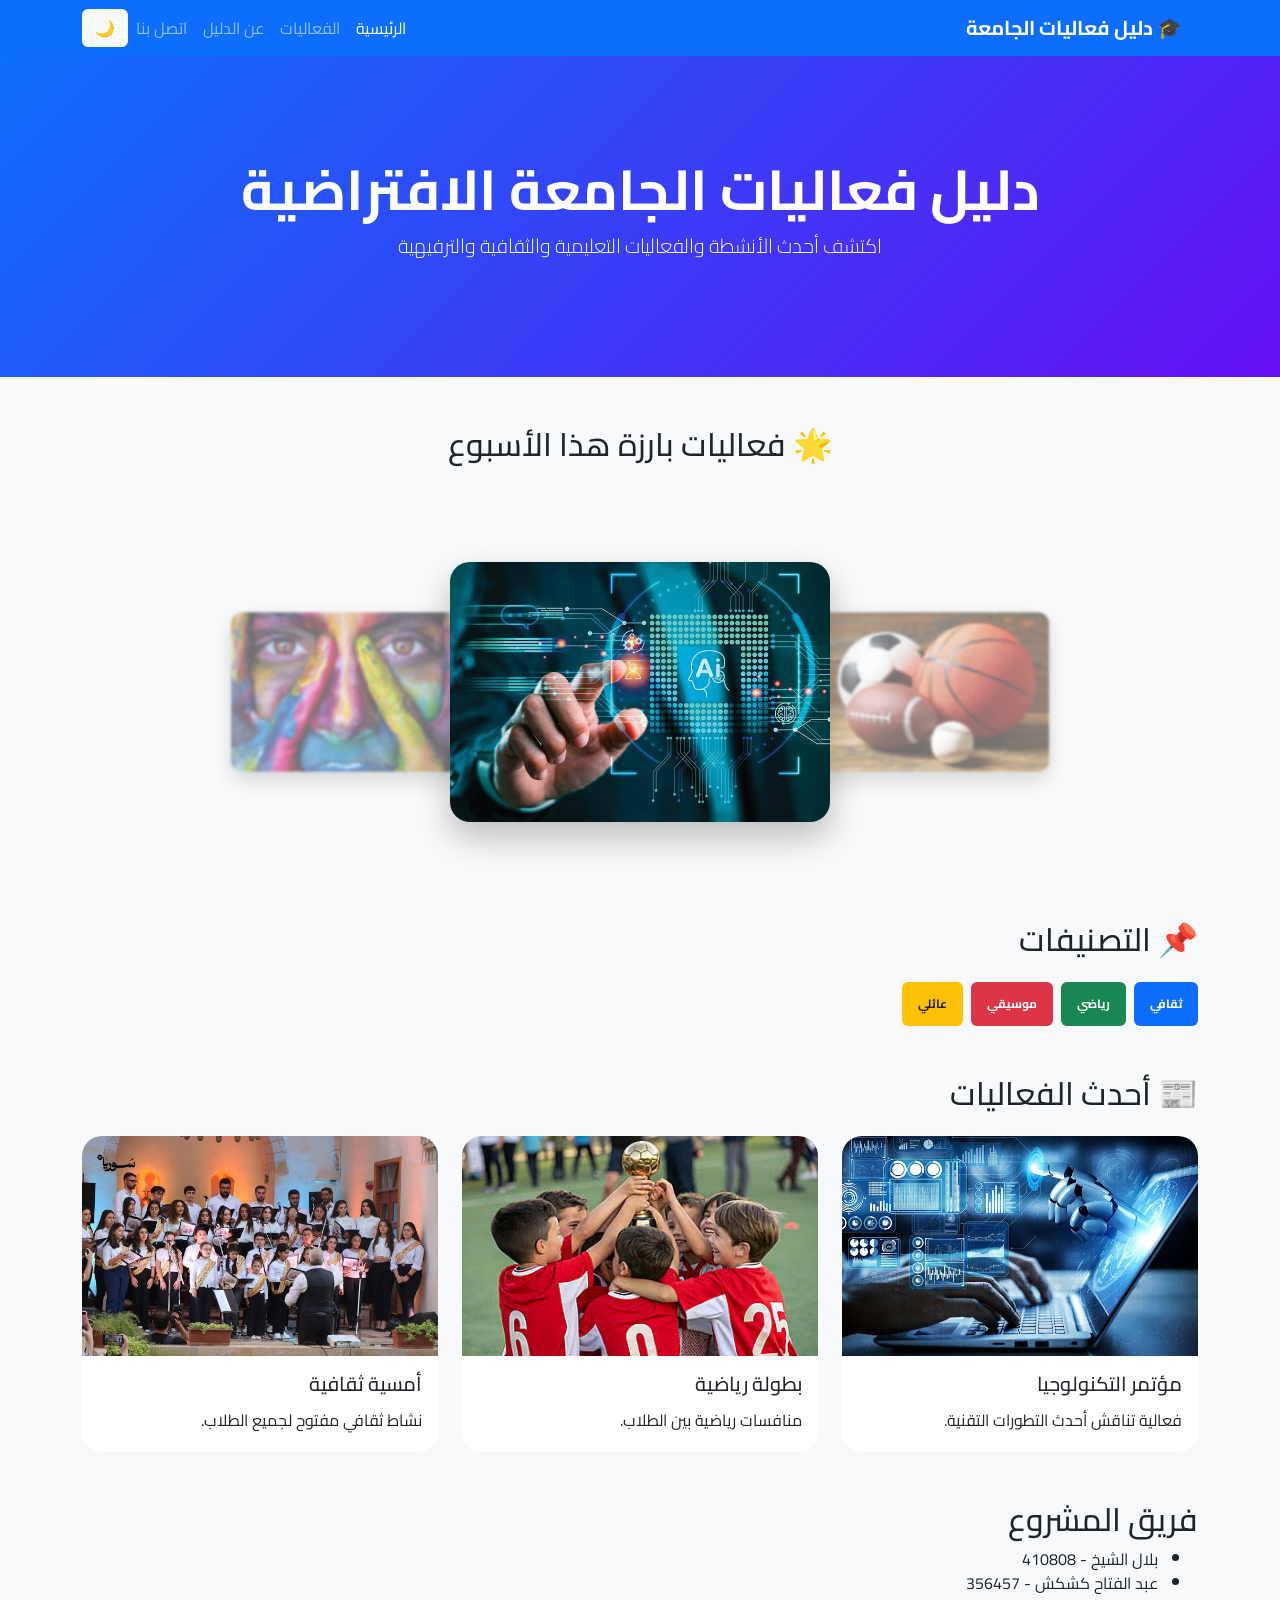
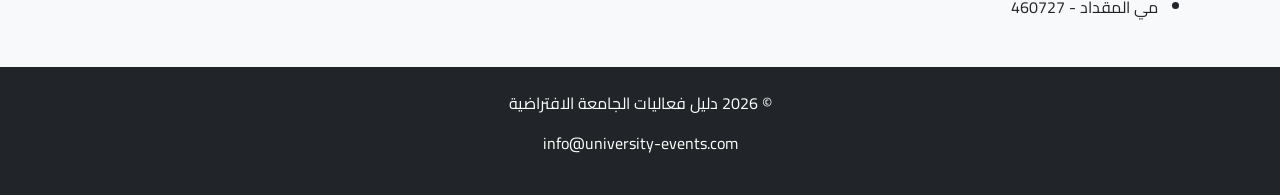
<file: index.html>
<!DOCTYPE html>
<html lang="ar" dir="rtl">

<head>
    <meta charset="UTF-8">
    <meta name="viewport" content="width=device-width, initial-scale=1.0">
    <title>دليل فعاليات الجامعة الافتراضية</title>
    <link href="https://cdn.jsdelivr.net/npm/bootstrap@5.3.8/dist/css/bootstrap.min.css" rel="stylesheet">
    <link href="https://fonts.googleapis.com/css2?family=Cairo:wght@300;400;600;700&display=swap" rel="stylesheet">
    <link rel="stylesheet" href="https://cdn.jsdelivr.net/npm/swiper@11/swiper-bundle.min.css"/>
    <link rel="stylesheet" href="assets/css/styles.css">
</head>

<body>
    <div id="loader">

        <div class="loader-content">

            🎓 دليل فعاليات الجامعة

            <div class="spinner"></div>

            <p>
                جاري تحميل الموقع...
            </p>

        </div>

    </div>

    <nav class="navbar navbar-expand-lg navbar-dark bg-primary">
        <div class="container">

            <a class="navbar-brand fw-bold" href="index.html">
                🎓 دليل فعاليات الجامعة
            </a>

            <button class="navbar-toggler" data-bs-toggle="collapse"
                data-bs-target="#navbarNav">
                <span class="navbar-toggler-icon"></span>
            </button>

            <div class="collapse navbar-collapse" id="navbarNav">

                <ul class="navbar-nav me-auto">

                    <li class="nav-item">
                        <a class="nav-link active" href="index.html">الرئيسية</a>
                    </li>

                    <li class="nav-item">
                        <a class="nav-link" href="events.html">الفعاليات</a>
                    </li>

                    <li class="nav-item">
                        <a class="nav-link" href="about.html">عن الدليل</a>
                    </li>

                    <li class="nav-item">
                        <a class="nav-link" href="contact.html">اتصل بنا</a>
                    </li>

                </ul>

            </div>
        <button id="themeToggle"
        class="btn btn-light">
    🌙
</button>
        </div>
    </nav>

    <!-- Hero -->

    <header class="hero text-center text-white">

        <div class="container">

            <h1 class="display-4 fw-bold">
                دليل فعاليات الجامعة الافتراضية
            </h1>

            <p class="lead">
                اكتشف أحدث الأنشطة والفعاليات التعليمية والثقافية والترفيهية
            </p>

        </div>

    </header>


    <section class="container my-5">

        <h2 class="text-center mb-5">
            🌟 فعاليات بارزة هذا الأسبوع
        </h2>

        <div class="swiper mySwiper">

            <div class="swiper-wrapper">

                <div class="swiper-slide">
                    <img src="assets/img/tech.jpg" alt="">
                </div>

                <div class="swiper-slide">
                    <img src="assets/img/art.jpg" alt="">
                </div>

                <div class="swiper-slide">
                    <img src="assets/img/sport.jpg" alt="">
                </div>

            </div>

        </div>

    </section>



    <section class="container my-5">

        <h2 class="mb-4">📌 التصنيفات</h2>

        <div class="d-flex gap-2 flex-wrap">

            <span class="badge bg-primary p-3">ثقافي</span>
            <span class="badge bg-success p-3">رياضي</span>
            <span class="badge bg-danger p-3">موسيقي</span>
            <span class="badge bg-warning text-dark p-3">عائلي</span>

        </div>

    </section>

    <!-- Latest Events -->

    <section class="container my-5">

        <h2 class="mb-4">📰 أحدث الفعاليات</h2>

        <div class="row g-4">

            <div class="col-md-4">

                <div class="card h-100">

                    <img src="assets/img/3.jpg"
                     class="img-fluid">

                    <div class="card-body">

                        <h5 class="card-title">
                            مؤتمر التكنولوجيا
                        </h5>

                        <p class="card-text">
                            فعالية تناقش أحدث التطورات التقنية.
                        </p>

                    </div>

                </div>

            </div>

            <div class="col-md-4">

                <div class="card h-100">

                    <img src="assets/img/6.jpg"
                     class="img-fluid">

                    <div class="card-body">

                        <h5 class="card-title">
                            بطولة رياضية
                        </h5>

                        <p class="card-text">
                            منافسات رياضية بين الطلاب.
                        </p>

                    </div>

                </div>

            </div>

            <div class="col-md-4">

                <div class="card h-100">

                    <img src="assets/img/13.jpg"
                     class="img-fluid">

                    <div class="card-body">

                        <h5 class="card-title">
                            أمسية ثقافية
                        </h5>

                        <p class="card-text">
                            نشاط ثقافي مفتوح لجميع الطلاب.
                        </p>

                    </div>

                </div>

            </div>

        </div>

    </section>

    <!-- Team -->

    <section class="container my-5">

        <h2>فريق المشروع</h2>

        <ul>
            <li>بلال الشيخ  - 410808</li>
            <li>عبد الفتاح كشكش - 356457</li>
            <li>مي المقداد - 460727 </li>
        </ul>

    </section>

    <!-- Footer -->

    <footer class="bg-dark text-white text-center p-4">

        <p>
            © 2026 دليل فعاليات الجامعة الافتراضية
        </p>

        <p>
            info@university-events.com
        </p>

    </footer>

    <script src="https://cdn.jsdelivr.net/npm/bootstrap@5.3.8/dist/js/bootstrap.bundle.min.js"></script>

    <script src="assets/js/main.js"></script>

    <script src="https://cdn.jsdelivr.net/npm/swiper@11/swiper-bundle.min.js"></script>

<script>
const swiper = new Swiper(".mySwiper", {

    effect: "coverflow",

    grabCursor: true,

    centeredSlides: true,

    slidesPerView: "auto",
    
    speed: 900,


    loop: true,

    autoplay:{
        delay:2000,
        disableOnInteraction:false,
            pauseOnMouseEnter: true,

    },

    coverflowEffect:{
        rotate:0,
        stretch:0,
        depth:180,
        modifier:2,
        slideShadows:false,
        scale:0.9,
    }

});
</script>

</body>

</html>
</file>
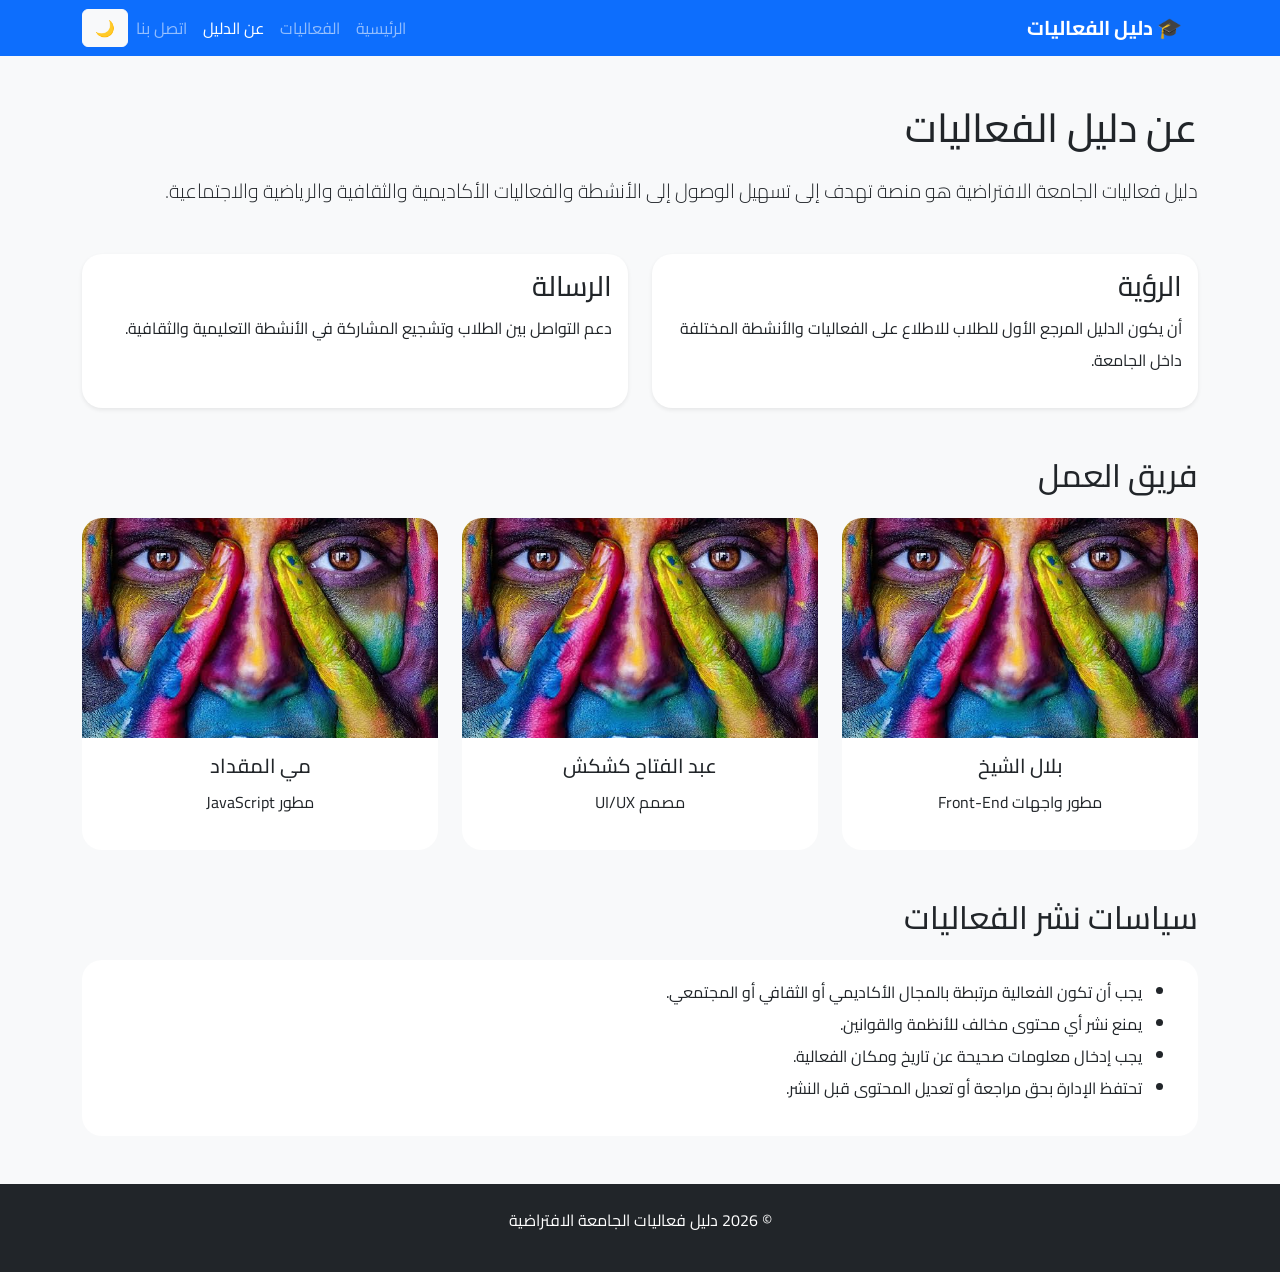
<file: about.html>
<!DOCTYPE html>
<html lang="ar" dir="rtl">

<head>

    <meta charset="UTF-8">
    <meta name="viewport" content="width=device-width, initial-scale=1.0">

    <title>عن الدليل</title>

    <link href="https://cdn.jsdelivr.net/npm/bootstrap@5.3.8/dist/css/bootstrap.min.css" rel="stylesheet">

    <link href="https://fonts.googleapis.com/css2?family=Cairo:wght@300;400;600;700&display=swap" rel="stylesheet">

    <link rel="stylesheet" href="assets/css/styles.css">

</head>

<body>
<div id="loader">

        <div class="loader-content">

            🎓 دليل فعاليات الجامعة

            <div class="spinner"></div>

            <p>
                جاري تحميل الموقع...
            </p>

        </div>

    </div>
<!-- Navbar -->

<nav class="navbar navbar-expand-lg navbar-dark bg-primary">

    <div class="container">

        <a class="navbar-brand fw-bold" href="index.html">
            🎓 دليل الفعاليات
        </a>

        <button class="navbar-toggler"
                data-bs-toggle="collapse"
                data-bs-target="#navMenu">

            <span class="navbar-toggler-icon"></span>

        </button>

        <div class="collapse navbar-collapse"
             id="navMenu">

            <ul class="navbar-nav me-auto">

                <li class="nav-item">
                    <a class="nav-link" href="index.html">
                        الرئيسية
                    </a>
                </li>

                <li class="nav-item">
                    <a class="nav-link" href="events.html">
                        الفعاليات
                    </a>
                </li>

                <li class="nav-item">
                    <a class="nav-link active" href="about.html">
                        عن الدليل
                    </a>
                </li>

                <li class="nav-item">
                    <a class="nav-link" href="contact.html">
                        اتصل بنا
                    </a>
                </li>

            </ul>

        </div>
    <button id="themeToggle"
    class="btn btn-light">
    🌙
</button>
        </div>

</nav>

<!-- About -->

<section class="container my-5">

    <h1 class="mb-4">
        عن دليل الفعاليات
    </h1>

    <p class="lead">

        دليل فعاليات الجامعة الافتراضية هو منصة تهدف
        إلى تسهيل الوصول إلى الأنشطة والفعاليات
        الأكاديمية والثقافية والرياضية والاجتماعية.

    </p>

</section>

<!-- Vision -->

<section class="container my-5">

    <div class="row">

        <div class="col-md-6">

            <div class="card h-100 shadow-sm">

                <div class="card-body">

                    <h3>
                        الرؤية
                    </h3>

                    <p>

                        أن يكون الدليل المرجع الأول
                        للطلاب للاطلاع على الفعاليات
                        والأنشطة المختلفة داخل الجامعة.

                    </p>

                </div>

            </div>

        </div>

        <div class="col-md-6">

            <div class="card h-100 shadow-sm">

                <div class="card-body">

                    <h3>
                        الرسالة
                    </h3>

                    <p>

                        دعم التواصل بين الطلاب
                        وتشجيع المشاركة في الأنشطة
                        التعليمية والثقافية.

                    </p>

                </div>

            </div>

        </div>

    </div>

</section>



<section class="container my-5">

    <h2 class="mb-4">
        فريق العمل
    </h2>

    <div class="row g-4">

        <div class="col-md-4">

            <div class="card text-center">

                <img src="assets/img/art.jpg"
                     class="img-fluid">

                <div class="card-body">

                    <h5>
                       بلال الشيخ
                    </h5>

                    <p>
                        مطور واجهات Front-End
                    </p>

                </div>

            </div>

        </div>

        <div class="col-md-4">

            <div class="card text-center">

                <img src="assets/img/art.jpg"
                     class="img-fluid">

                <div class="card-body">

                    <h5>
                       عبد الفتاح كشكش
                    </h5>

                    <p>
                        مصمم UI/UX
                    </p>

                </div>

            </div>

        </div>

        <div class="col-md-4">

            <div class="card text-center">

                <img src="assets/img/art.jpg"
                     class="img-fluid">

                <div class="card-body">

                    <h5>
                       مي المقداد
                    </h5>

                    <p>
                        مطور JavaScript
                    </p>

                </div>

            </div>

        </div>

    </div>

</section>



<section class="container my-5">

    <h2 class="mb-4">
        سياسات نشر الفعاليات
    </h2>

    <div class="card">

        <div class="card-body">

            <ul>

                <li>
                    يجب أن تكون الفعالية مرتبطة بالمجال الأكاديمي أو الثقافي أو المجتمعي.
                </li>

                <li>
                    يمنع نشر أي محتوى مخالف للأنظمة والقوانين.
                </li>

                <li>
                    يجب إدخال معلومات صحيحة عن تاريخ ومكان الفعالية.
                </li>

                <li>
                    تحتفظ الإدارة بحق مراجعة أو تعديل المحتوى قبل النشر.
                </li>

            </ul>

        </div>

    </div>

</section>


<footer class="bg-dark text-white text-center p-4">

    <p>
        © 2026 دليل فعاليات الجامعة الافتراضية
    </p>

</footer>

<script src="https://cdn.jsdelivr.net/npm/bootstrap@5.3.8/dist/js/bootstrap.bundle.min.js"></script>
<script src="assets/js/main.js"></script>
</body>
</html>
</file>
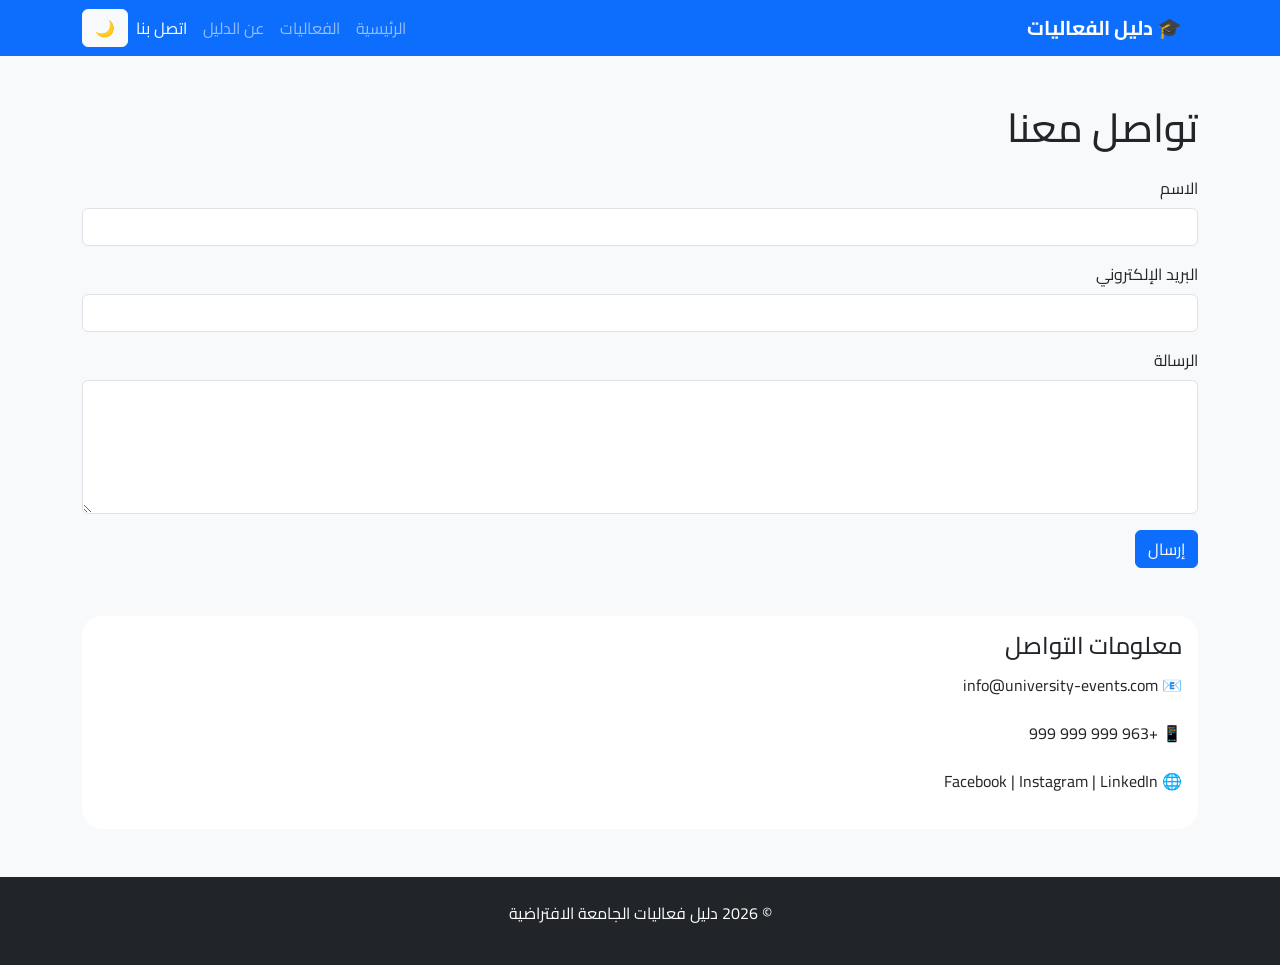
<file: contact.html>
<!DOCTYPE html>
<html lang="ar" dir="rtl">

<head>

    <meta charset="UTF-8">
    <meta name="viewport" content="width=device-width, initial-scale=1.0">

    <title>اتصل بنا</title>

    <link href="https://cdn.jsdelivr.net/npm/bootstrap@5.3.8/dist/css/bootstrap.min.css" rel="stylesheet">

    <link href="https://fonts.googleapis.com/css2?family=Cairo:wght@300;400;600;700&display=swap" rel="stylesheet">

    <link rel="stylesheet" href="assets/css/styles.css">

</head>

<body>
    <div id="loader">

        <div class="loader-content">

            🎓 دليل فعاليات الجامعة

            <div class="spinner"></div>

            <p>
                جاري تحميل الموقع...
            </p>

        </div>

    </div>
<nav class="navbar navbar-expand-lg navbar-dark bg-primary">

    <div class="container">

        <a class="navbar-brand fw-bold" href="index.html">
            🎓 دليل الفعاليات
        </a>

        <button class="navbar-toggler"
                data-bs-toggle="collapse"
                data-bs-target="#navMenu">

            <span class="navbar-toggler-icon"></span>

        </button>

        <div class="collapse navbar-collapse" id="navMenu">

            <ul class="navbar-nav me-auto">

                <li class="nav-item">
                    <a class="nav-link" href="index.html">الرئيسية</a>
                </li>

                <li class="nav-item">
                    <a class="nav-link" href="events.html">الفعاليات</a>
                </li>

                <li class="nav-item">
                    <a class="nav-link" href="about.html">عن الدليل</a>
                </li>

                <li class="nav-item">
                    <a class="nav-link active" href="contact.html">اتصل بنا</a>
                </li>

            </ul>

        </div>
         <button id="themeToggle" class="btn btn-light">
            🌙
         </button>
    </div>

</nav>

<section class="container my-5">

    <h1 class="mb-4">
        تواصل معنا
    </h1>

    <div id="alertBox"></div>

    <form id="contactForm">

        <div class="mb-3">

            <label class="form-label">
                الاسم
            </label>

            <input
                type="text"
                id="name"
                class="form-control">

        </div>

        <div class="mb-3">

            <label class="form-label">
                البريد الإلكتروني
            </label>

            <input
                type="email"
                id="email"
                class="form-control">

        </div>

        <div class="mb-3">

            <label class="form-label">
                الرسالة
            </label>

            <textarea
                id="message"
                rows="5"
                class="form-control"></textarea>

        </div>

        <button
            type="submit"
            class="btn btn-primary">

            إرسال

        </button>

    </form>

</section>

<section class="container my-5">

    <div class="card">

        <div class="card-body">

            <h4>
                معلومات التواصل
            </h4>

            <p>
                📧 info@university-events.com
            </p>

            <p>
                📱 +963 999 999 999
            </p>

            <p>
                🌐 Facebook | Instagram | LinkedIn
            </p>

        </div>

    </div>

</section>

<footer class="bg-dark text-white text-center p-4">

    <p>
        © 2026 دليل فعاليات الجامعة الافتراضية
    </p>

</footer>

<script>

const form = document.getElementById("contactForm");

form.addEventListener("submit", function(e){

    e.preventDefault();

    const name =
        document.getElementById("name").value.trim();

    const email =
        document.getElementById("email").value.trim();

    const message =
        document.getElementById("message").value.trim();

    const alertBox =
        document.getElementById("alertBox");

    const emailPattern =
        /^[^\s@]+@[^\s@]+\.[^\s@]+$/;

    if(
        name === "" ||
        email === "" ||
        message === ""
    ){

        alertBox.innerHTML = `
        <div class="alert alert-danger">
        جميع الحقول مطلوبة
        </div>
        `;

        return;
    }

    if(!emailPattern.test(email)){

        alertBox.innerHTML = `
        <div class="alert alert-warning">
        البريد الإلكتروني غير صالح
        </div>
        `;

        return;
    }

    alertBox.innerHTML = `
    <div class="alert alert-success">
    تم إرسال الرسالة بنجاح
    </div>
    `;

    form.reset();

});

</script>

<script src="https://cdn.jsdelivr.net/npm/bootstrap@5.3.8/dist/js/bootstrap.bundle.min.js"></script>
<script src="assets/js/main.js"></script>
</body>
</html>
</file>
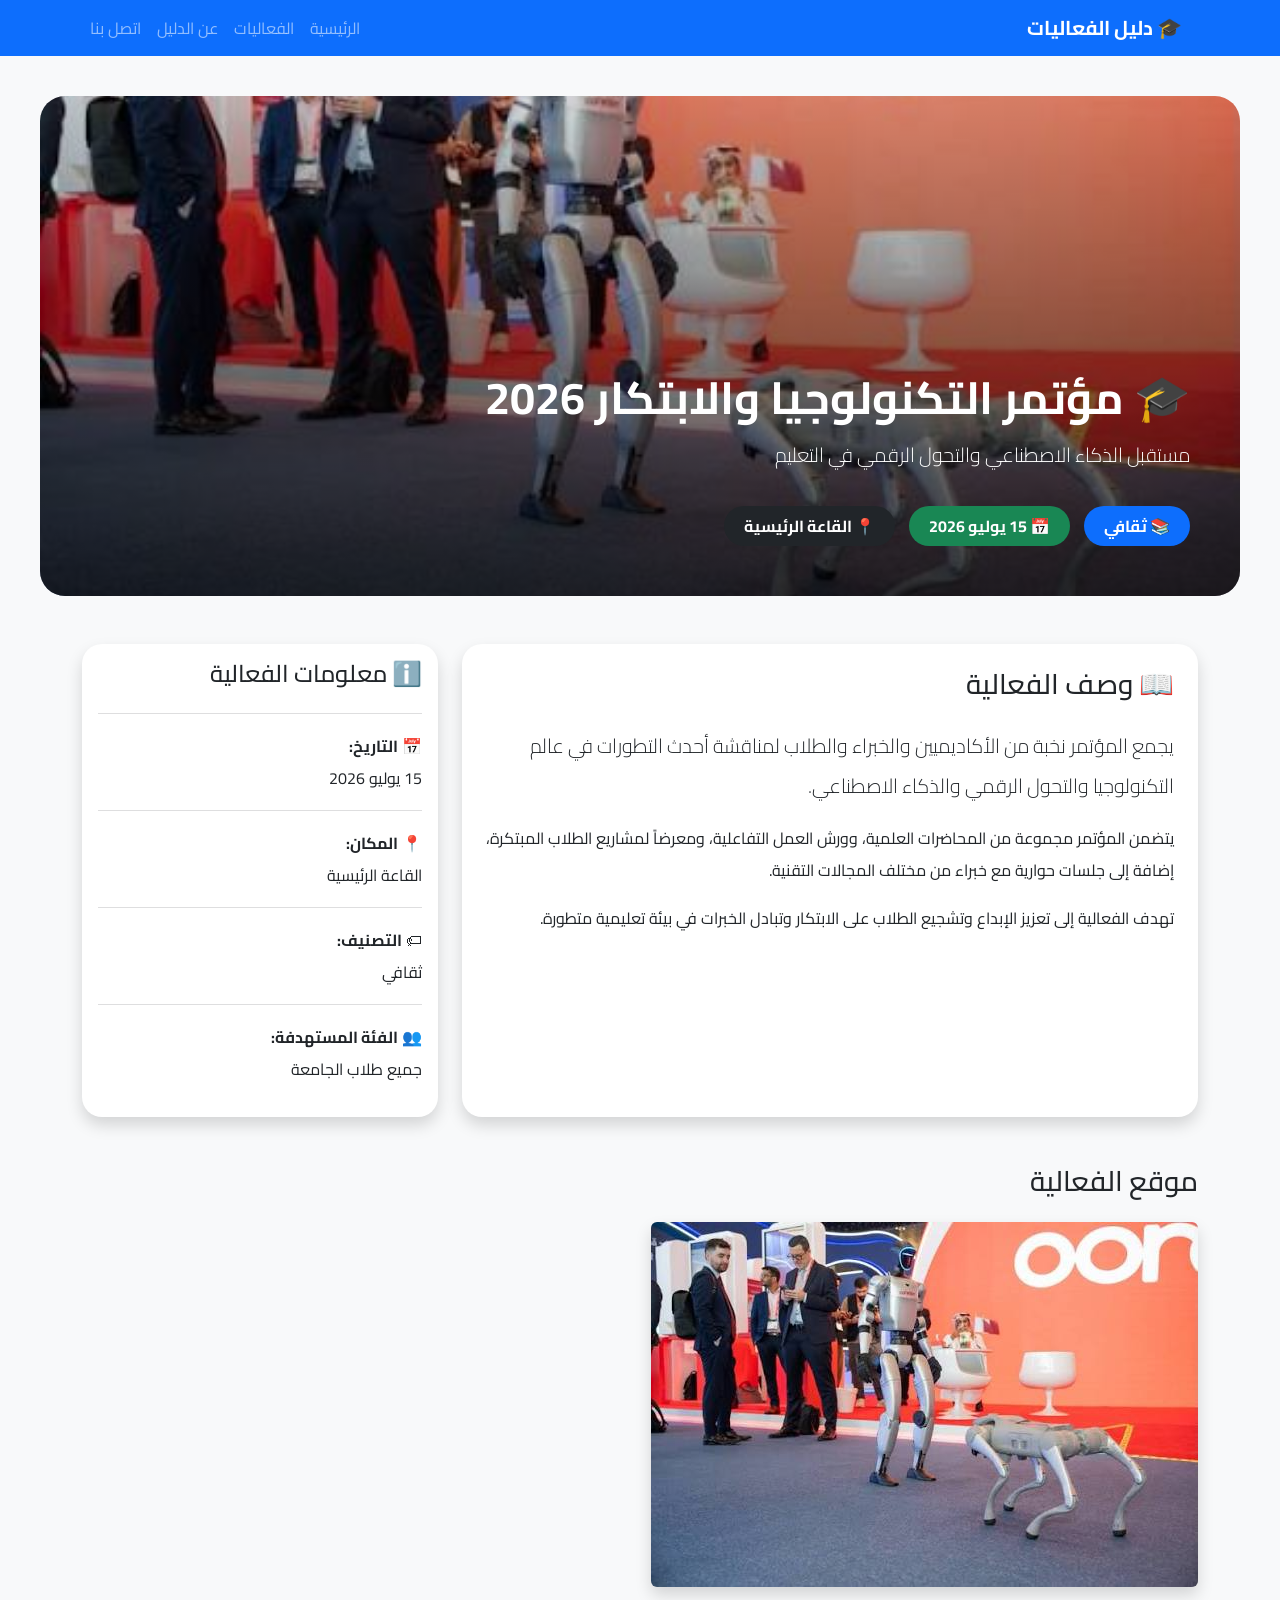
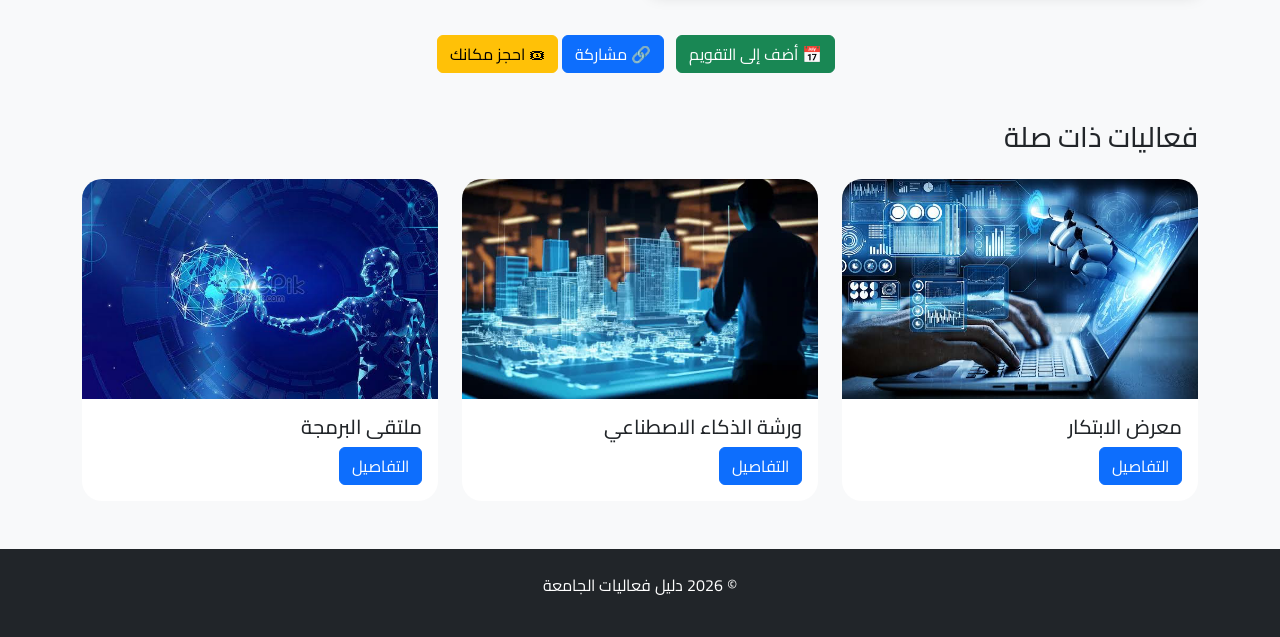
<file: event.html>
<!DOCTYPE html>
<html lang="ar" dir="rtl">

<head>
    <meta charset="UTF-8">
    <meta name="viewport" content="width=device-width, initial-scale=1.0">
    <title>تفاصيل الفعالية</title>

    <link href="https://cdn.jsdelivr.net/npm/bootstrap@5.3.8/dist/css/bootstrap.min.css" rel="stylesheet">

    <link href="https://fonts.googleapis.com/css2?family=Cairo:wght@300;400;600;700&display=swap" rel="stylesheet">

    <link rel="stylesheet" href="assets/css/styles.css">
</head>

<body>


<nav class="navbar navbar-expand-lg navbar-dark bg-primary">
    <div class="container">

        <a class="navbar-brand fw-bold" href="index.html">
            🎓 دليل الفعاليات
        </a>

        <button class="navbar-toggler" data-bs-toggle="collapse" data-bs-target="#navMenu">
            <span class="navbar-toggler-icon"></span>
        </button>

        <div class="collapse navbar-collapse" id="navMenu">

            <ul class="navbar-nav me-auto">

                <li class="nav-item">
                    <a class="nav-link" href="index.html">الرئيسية</a>
                </li>

                <li class="nav-item">
                    <a class="nav-link" href="events.html">الفعاليات</a>
                </li>

                <li class="nav-item">
                    <a class="nav-link" href="about.html">عن الدليل</a>
                </li>

                <li class="nav-item">
                    <a class="nav-link" href="contact.html">اتصل بنا</a>
                </li>

            </ul>

        </div>
        
</button>
    </div>
</nav>


<section class="event-hero">

    <img src="assets/img/1.jpg" class="event-cover">

    <div class="event-overlay">

        <h1>🎓 مؤتمر التكنولوجيا والابتكار 2026</h1>

        <p class="lead">
            مستقبل الذكاء الاصطناعي والتحول الرقمي في التعليم
        </p>

        <div class="event-info">

            <span class="badge bg-primary">
                📚 ثقافي
            </span>

            <span class="badge bg-success">
                📅 15 يوليو 2026
            </span>

            <span class="badge bg-dark">
                📍 القاعة الرئيسية
            </span>

        </div>

    </div>

</section>


<section class="container my-5">

    <div class="row g-4">


        <div class="col-lg-8">

            <div class="card shadow border-0 h-100">

                <div class="card-body p-4">

                    <h3 class="mb-4">
                        📖 وصف الفعالية
                    </h3>

                    <p class="lead">

                        يجمع المؤتمر نخبة من الأكاديميين والخبراء والطلاب
                        لمناقشة أحدث التطورات في عالم التكنولوجيا والتحول
                        الرقمي والذكاء الاصطناعي.

                    </p>

                    <p>

                        يتضمن المؤتمر مجموعة من المحاضرات العلمية،
                        وورش العمل التفاعلية،
                        ومعرضاً لمشاريع الطلاب المبتكرة،
                        إضافة إلى جلسات حوارية مع خبراء من مختلف المجالات التقنية.

                    </p>

                    <p>

                        تهدف الفعالية إلى تعزيز الإبداع وتشجيع الطلاب على
                        الابتكار وتبادل الخبرات في بيئة تعليمية متطورة.

                    </p>

                </div>

            </div>

        </div>



        <div class="col-lg-4">

            <div class="card shadow border-0 h-100">

                <div class="card-body">

                    <h4 class="mb-4">
                        ℹ️ معلومات الفعالية
                    </h4>

                    <hr>

                    <p>
                        📅 <strong>التاريخ:</strong><br>
                        15 يوليو 2026
                    </p>

                    <hr>

                    <p>
                        📍 <strong>المكان:</strong><br>
                        القاعة الرئيسية
                    </p>

                    <hr>

                    <p>
                        🏷 <strong>التصنيف:</strong><br>
                        ثقافي
                    </p>

                    <hr>

                    <p>
                        👥 <strong>الفئة المستهدفة:</strong><br>
                        جميع طلاب الجامعة
                    </p>

                </div>

            </div>

        </div>

    </div>

</section>



<section class="container my-5">

    <h3 class="mb-4">
        موقع الفعالية
    </h3>

    <img src="assets/img/1.jpg"
         class="img-fluid rounded shadow">

</section>

<!-- Action Buttons -->

<section class="container my-5 text-center">

    <button class="btn btn-success me-2">
        📅 أضف إلى التقويم
    </button>

    <button class="btn btn-primary me-2">
        🔗 مشاركة
    </button>

    <button class="btn btn-warning"
            data-bs-toggle="modal"
            data-bs-target="#bookingModal">
        🎟 احجز مكانك
    </button>

</section>

<!-- Modal -->

<div class="modal fade" id="bookingModal">

    <div class="modal-dialog">

        <div class="modal-content">

            <div class="modal-header">

                <h5 class="modal-title">
                    حجز فعالية
                </h5>

                <button class="btn-close"
                        data-bs-dismiss="modal">
                </button>

            </div>

            <div class="modal-body">

                تم إرسال طلب الحجز بنجاح.

            </div>

            <div class="modal-footer">

                <button class="btn btn-secondary"
                        data-bs-dismiss="modal">
                    إغلاق
                </button>

            </div>

        </div>

    </div>

</div>



<section class="container my-5">

    <h3 class="mb-4">
        فعاليات ذات صلة
    </h3>

    <div class="row g-4">

        <div class="col-md-4">

            <div class="card">

                <img src="assets/img/3.jpg"
                     class="card-img-top">

                <div class="card-body">

                    <h5>
                        معرض الابتكار
                    </h5>

                    <a href="event.html"
                       class="btn btn-primary">
                        التفاصيل
                    </a>

                </div>

            </div>

        </div>

        <div class="col-md-4">

            <div class="card">

                <img src="assets/img/4.jpg"
                     class="card-img-top">

                <div class="card-body">

                    <h5>
                        ورشة الذكاء الاصطناعي
                    </h5>

                    <a href="event.html"
                       class="btn btn-primary">
                        التفاصيل
                    </a>

                </div>

            </div>

        </div>

        <div class="col-md-4">

            <div class="card">

                <img src="assets/img/5.jpg"
                     class="card-img-top">

                <div class="card-body">

                    <h5>
                        ملتقى البرمجة
                    </h5>

                    <a href="event.html"
                       class="btn btn-primary">
                        التفاصيل
                    </a>

                </div>

            </div>

        </div>

    </div>

</section>

<footer class="bg-dark text-white text-center p-4">

    <p>© 2026 دليل فعاليات الجامعة</p>

</footer>

<script src="https://cdn.jsdelivr.net/npm/bootstrap@5.3.8/dist/js/bootstrap.bundle.min.js"></script>
<script src="assets/js/main.js"></script>
</body>
</html>
</file>
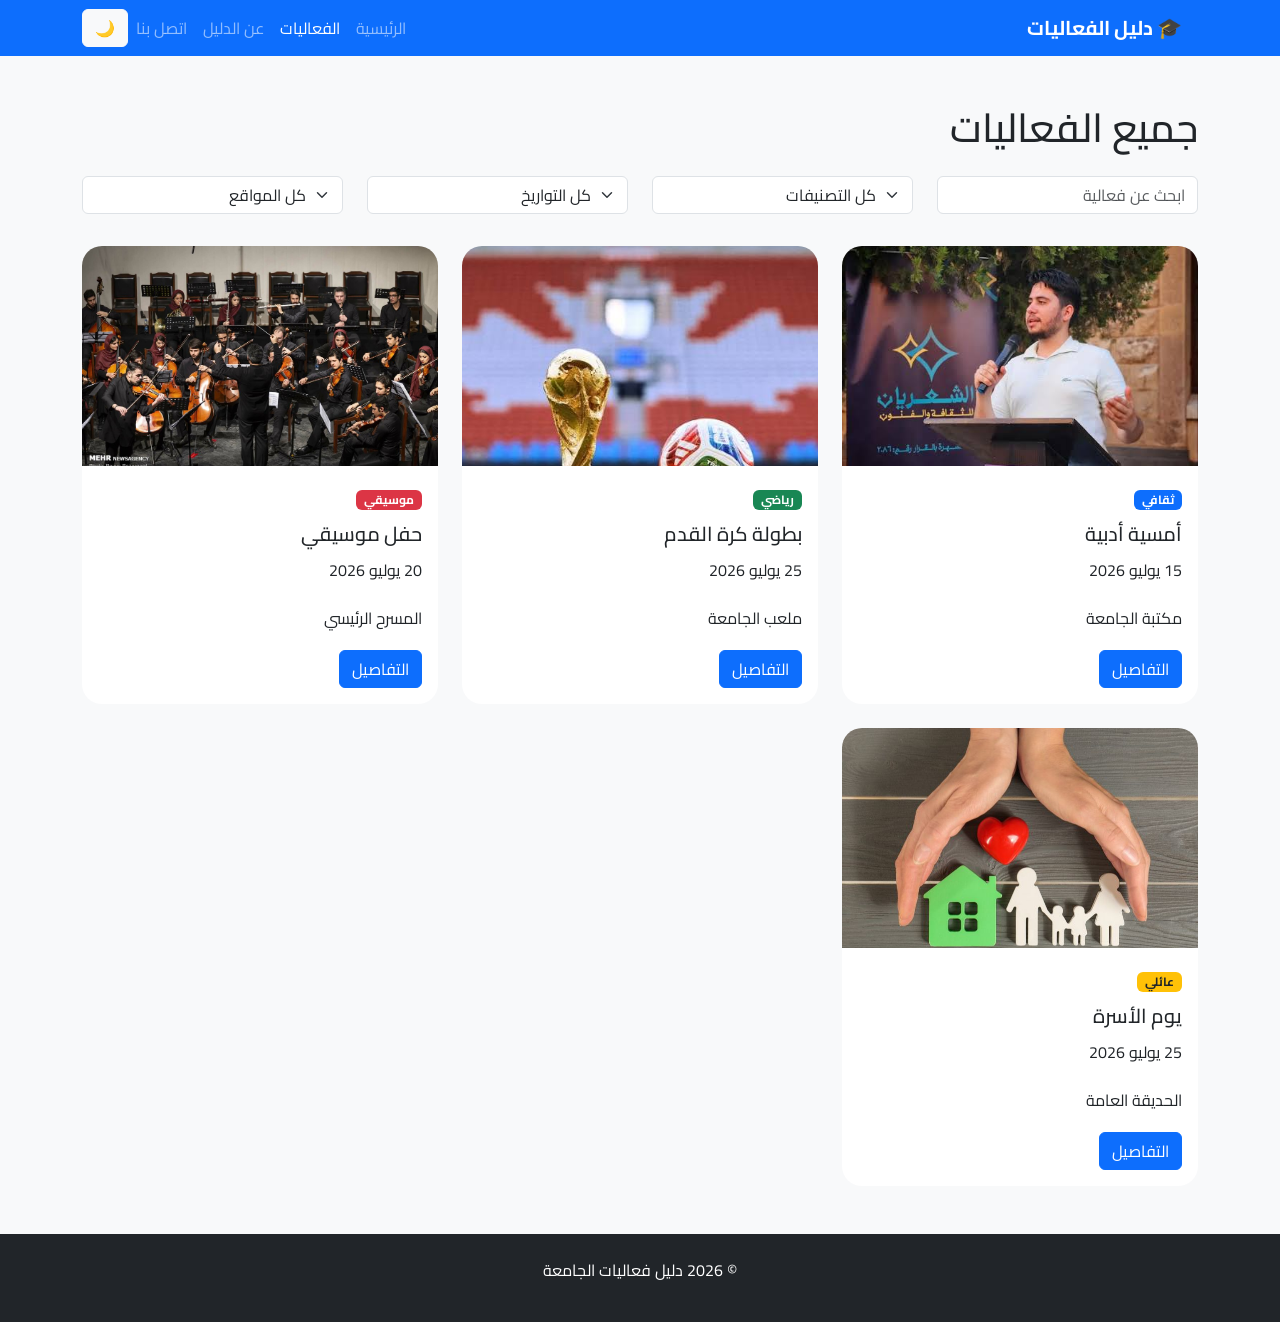
<file: events.html>
<!DOCTYPE html>
<html lang="ar" dir="rtl">

<head>
    <meta charset="UTF-8">
    <meta name="viewport" content="width=device-width, initial-scale=1.0">
    <title>الفعاليات</title>

    <link href="https://cdn.jsdelivr.net/npm/bootstrap@5.3.8/dist/css/bootstrap.min.css" rel="stylesheet">

    <link href="https://fonts.googleapis.com/css2?family=Cairo:wght@300;400;600;700&display=swap" rel="stylesheet">

    <link rel="stylesheet" href="assets/css/styles.css">
</head>

<body>
<div id="loader">

        <div class="loader-content">

            🎓 دليل فعاليات الجامعة

            <div class="spinner"></div>

            <p>
                جاري تحميل الموقع...
            </p>

        </div>

    </div>
<nav class="navbar navbar-expand-lg navbar-dark bg-primary">
    <div class="container">

        <a class="navbar-brand fw-bold" href="index.html">
            🎓 دليل الفعاليات
        </a>

        <button class="navbar-toggler" data-bs-toggle="collapse" data-bs-target="#navMenu">
            <span class="navbar-toggler-icon"></span>
        </button>

        <div class="collapse navbar-collapse" id="navMenu">

            <ul class="navbar-nav me-auto">

                <li class="nav-item">
                    <a class="nav-link" href="index.html">الرئيسية</a>
                </li>

                <li class="nav-item">
                    <a class="nav-link active" href="events.html">الفعاليات</a>
                </li>

                <li class="nav-item">
                    <a class="nav-link" href="about.html">عن الدليل</a>
                </li>

                <li class="nav-item">
                    <a class="nav-link" href="contact.html">اتصل بنا</a>
                </li>

            </ul>

        </div>
 <button id="themeToggle"
         class="btn btn-light">
    🌙
    </div>
</nav>

<div class="container my-5">

    <h1 class="mb-4">جميع الفعاليات</h1>

    <div class="row mb-4">

    <!-- البحث -->

    <div class="col-md-3 mb-2">
        <input type="text"
               id="searchInput"
               class="form-control"
               placeholder="ابحث عن فعالية">
    </div>

    <!-- التصنيف -->

    <div class="col-md-3 mb-2">

        <select id="categoryFilter"
                class="form-select">

            <option value="all">كل التصنيفات</option>
            <option value="ثقافي">ثقافي</option>
            <option value="رياضي">رياضي</option>
            <option value="موسيقي">موسيقي</option>
            <option value="عائلي">عائلي</option>

        </select>

    </div>

    <!-- التاريخ -->

    <div class="col-md-3 mb-2">

        <select id="dateFilter"
                class="form-select">

            <option value="all">كل التواريخ</option>
            <option value="15 يوليو 2026">15 يوليو 2026</option>
            <option value="20 يوليو 2026">20 يوليو 2026</option>
            <option value="25 يوليو 2026">25 يوليو 2026</option>

        </select>

    </div>

    <!-- الموقع -->

    <div class="col-md-3 mb-2">

        <select id="locationFilter"
                class="form-select">

            <option value="all">كل المواقع</option>
            <option value="مكتبة الجامعة">مكتبة الجامعة</option>
            <option value="ملعب الجامعة">ملعب الجامعة</option>
            <option value="المسرح الرئيسي">المسرح الرئيسي</option>
            <option value="الحديقة العامة">الحديقة العامة</option>

        </select>

    </div>

</div>


    <div class="row g-4" id="eventsContainer">

        <!-- Event 1 -->
        <div class="col-md-4 event-card"
     data-category="ثقافي"
     data-date="15 يوليو 2026"
     data-location="مكتبة الجامعة">

    <div class="card h-100">

        <img src="assets/img/11.jpg"
             class="card-img-top">

        <div class="card-body">

            <span class="badge bg-primary">
                ثقافي
            </span>

            <h5 class="mt-2">
                أمسية أدبية
            </h5>

            <p>
                15 يوليو 2026
            </p>

            <p>
                مكتبة الجامعة
            </p>

            <a href="event.html" class="btn btn-primary">
                التفاصيل
            </a>

        </div>

    </div>

</div>
<!-- Event 2 -->

<div class="col-md-4 event-card"
     data-category="رياضي"
     data-date="25 يوليو 2026"
     data-location="ملعب الجامعة">

    <div class="card h-100">

        <img src="assets/img/15.jpg"
             class="card-img-top">

        <div class="card-body">

            <span class="badge bg-success">
                رياضي
            </span>

            <h5 class="mt-2">
                بطولة كرة القدم
            </h5>

            <p>
                25 يوليو 2026
            </p>

            <p>
                ملعب الجامعة
            </p>

            <a href="event.html" class="btn btn-primary">
                التفاصيل
            </a>

        </div>

    </div>

</div>

 <!-- Event 3 -->

<div class="col-md-4 event-card"
     data-category="موسيقي"
     data-date="20 يوليو 2026"
     data-location="المسرح الرئيسي">

    <div class="card h-100">

        <img src="assets/img/16.jpg"
             class="card-img-top">

        <div class="card-body">

            <span class="badge bg-danger">
                موسيقي
            </span>

            <h5 class="mt-2">
                حفل موسيقي
            </h5>

            <p>
                20 يوليو 2026
            </p>

            <p>
                المسرح الرئيسي
            </p>

            <a href="event.html" class="btn btn-primary">
                التفاصيل
            </a>

        </div>

    </div>

</div>
        <!-- Event 4 -->

<!-- Event 4 -->

<div class="col-md-4 event-card"
     data-category="عائلي"
     data-date="25 يوليو 2026"
     data-location="الحديقة العامة">

    <div class="card h-100">

        <img src="assets/img/17.jpg"
             class="card-img-top">

        <div class="card-body">

            <span class="badge bg-warning text-dark">
                عائلي
            </span>

            <h5 class="mt-2">
                يوم الأسرة
            </h5>

            <p>
                25 يوليو 2026
            </p>

            <p>
                الحديقة العامة
            </p>

            <a href="event.html" class="btn btn-primary">
                التفاصيل
            </a>

        </div>

    </div>

</div>

    </div>

</div>

<footer class="bg-dark text-white text-center p-4 mt-5">

    <p>© 2026 دليل فعاليات الجامعة</p>

</footer>

<script>
const searchInput = document.getElementById("searchInput");

const categoryFilter = document.getElementById("categoryFilter");

const dateFilter = document.getElementById("dateFilter");

const locationFilter = document.getElementById("locationFilter");

const eventCards = document.querySelectorAll(".event-card");

function filterEvents(){

    const searchValue = searchInput.value.toLowerCase();

    const categoryValue = categoryFilter.value;

    const dateValue = dateFilter.value;

    const locationValue = locationFilter.value;

    eventCards.forEach(card=>{

        const title =
        card.querySelector("h5").textContent.toLowerCase();

        const category = card.dataset.category;

        const date = card.dataset.date;

        const location = card.dataset.location;

        const matchesSearch =
        title.includes(searchValue);

        const matchesCategory =
        categoryValue==="all" ||
        category===categoryValue;

        const matchesDate =
        dateValue==="all" ||
        date===dateValue;

        const matchesLocation =
        locationValue==="all" ||
        location===locationValue;

        if(
            matchesSearch &&
            matchesCategory &&
            matchesDate &&
            matchesLocation
        ){

            card.style.display="block";

        }else{

            card.style.display="none";

        }

    });

}

searchInput.addEventListener("keyup",filterEvents);

categoryFilter.addEventListener("change",filterEvents);

dateFilter.addEventListener("change",filterEvents);

locationFilter.addEventListener("change",filterEvents);
</SCRIPT>
<script src="https://cdn.jsdelivr.net/npm/bootstrap@5.3.8/dist/js/bootstrap.bundle.min.js"></script>
<script src="assets/js/main.js"></script>
</body>
</html>
</file>
<file: assets/css/styles.css>
body{
    font-family: 'Cairo', sans-serif;
    background: #f8f9fa;
    transition: background-color .3s, color .3s;
}


.hero{
    background: linear-gradient(135deg,#0d6efd,#6610f2);
    padding:100px 0;
}



.card{
    transition: .3s ease;
    border: none;
    overflow: hidden;
    border-radius:15px;
}

.card:hover{
    transform: translateY(-8px);
    box-shadow:0 15px 30px rgba(0,0,0,.15);
}

.card img{
    height:220px;
    object-fit:cover;
}



.gallery-img{
    width:100%;
    height:250px;
    object-fit:cover;
    border-radius:12px;
    transition:.3s;
}

.gallery-img:hover{
    transform:scale(1.05);
}



.mySwiper{
    width:100%;
    padding:50px 0;
}

.swiper-slide{
    width:380px;
    transition:all .4s ease;
    opacity:.55;
    filter:blur(2px);
}

.swiper-slide img{
    width:100%;
    height:260px;
    object-fit:cover;
    border-radius:20px;
    box-shadow:0 15px 35px rgba(0,0,0,.25);
}

.swiper-slide-active{
    transform:scale(1.18);
    opacity:1;
    filter:none;
    z-index:10;
}



#loader{
    position:fixed;
    inset:0;
    background:#0d6efd;
    display:flex;
    justify-content:center;
    align-items:center;
    z-index:9999;
    color:white;
    font-size:28px;
    font-weight:bold;
}

.loader-content{
    text-align:center;
}

.spinner{
    width:50px;
    height:50px;
    border:5px solid white;
    border-top-color:transparent;
    border-radius:50%;
    margin:20px auto;
    animation:rotate 1s linear infinite;
}

@keyframes rotate{

    from{
        transform:rotate(0deg);
    }

    to{
        transform:rotate(360deg);
    }

}

.hide-loader{
    opacity:0;
    visibility:hidden;
    transition:.5s;
}


.dark-mode{
    background:#121212;
    color:white;
}

.dark-mode .navbar{
    background:#222 !important;
}

.dark-mode .card{
    background:#1f1f1f;
    color:white;
}

.dark-mode footer{
    background:#000 !important;
}

.dark-mode .gallery-img{
    box-shadow:0 10px 25px rgba(255,255,255,.08);
}

.dark-mode .swiper-slide img{
    box-shadow:0 15px 35px rgba(255,255,255,.08);
}

.swiper-slide img{
    transition: .4s;
}

.swiper-slide:hover img{
    transform: scale(1.05);
}


.event-hero{

    position:relative;

    height:500px;

    overflow:hidden;

    border-radius:25px;

    margin:40px auto;

    max-width:1200px;

}

.event-cover{

    width:100%;

    height:100%;

    object-fit:cover;

}

.event-overlay{

    position:absolute;

    inset:0;

    background:linear-gradient(to top,
    rgba(0,0,0,.75),
    rgba(0,0,0,.15));

    display:flex;

    flex-direction:column;

    justify-content:end;

    padding:50px;

    color:white;

}

.event-overlay h1{

    font-size:45px;

    font-weight:bold;

    margin-bottom:15px;

}

.event-overlay p{

    font-size:20px;

    max-width:700px;

}

.event-info{

    margin-top:20px;

}

.event-info .badge{

    margin-left:10px;

    padding:12px 20px;

    font-size:16px;

    border-radius:30px;

}
.card{

    border-radius:20px;

}

.card-body{

    line-height:2;

}

.card hr{

    opacity:.15;

}
</file>
